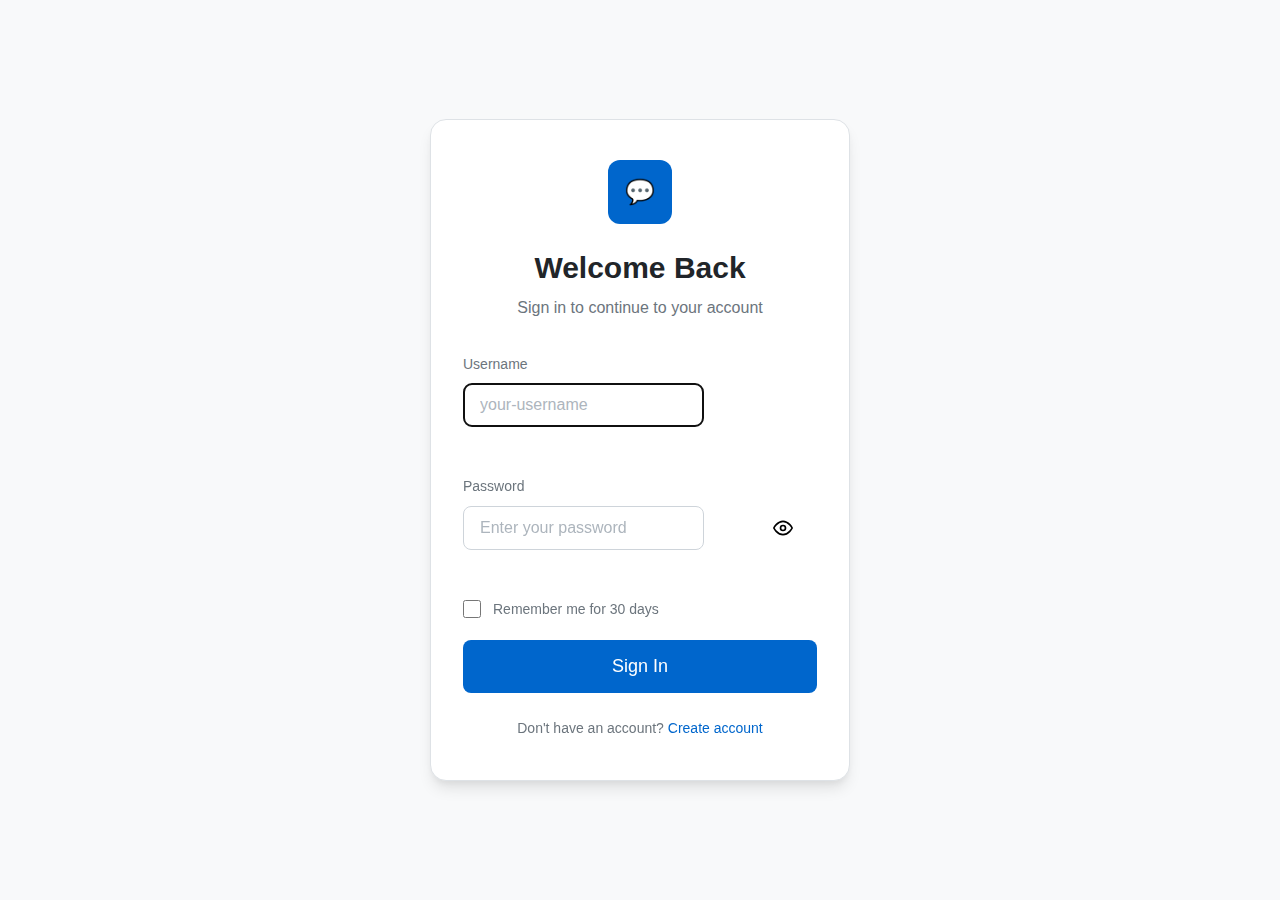
<file: frontend/index.html>
<!doctype html>
<html lang="en">
  <head>
    <meta charset="UTF-8" />
    <meta name="viewport" content="width=device-width, initial-scale=1.0" />
    <title>Sign In - Chat App</title>
    <meta
      name="description"
      content="Sign in to your Chat App account to send messages, connect with friends, and stay in touch."
    />

    <!-- Primary CSS -->
    <link rel="stylesheet" href="static/css/var.css" fetchpriority="high" />
    <link
      rel="stylesheet"
      href="static/css/base/base.light.css"
      fetchpriority="high"
      data-theme-mod="base"
      data-theme-variant="light"
    />
    <link
      rel="stylesheet"
      href="static/css/auth/auth.light.css"
      fetchpriority="high"
      data-theme-mod="auth"
      data-theme-variant="light"
    />

    <!-- Synchronous theme detection — runs before render to avoid flash -->
    <script>
      (function () {
        var t =
          localStorage.getItem("theme") ||
          (matchMedia("(prefers-color-scheme: dark)").matches
            ? "dark"
            : "light");
        document.documentElement.setAttribute("data-theme", t);
        if (t === "dark") {
          ["base", "auth"].forEach(function (m) {
            var l = document.createElement("link");
            l.rel = "stylesheet";
            l.href = "static/css/" + m + "/" + m + ".dark.css";
            l.fetchPriority = "high";
            l.dataset.themeMod = m;
            l.dataset.themeVariant = "dark";
            document.head.appendChild(l);
          });
        }
        var ld = function (v) {
          var e = document.getElementById("loading");
          if (e) e.style.display = v;
        };
        window.addEventListener("beforeunload", function () {
          ld("flex");
        });
        window.addEventListener("load", function () {
          ld("none");
        });
        window.addEventListener("pageshow", function (e) {
          if (e.persisted) ld("none");
        });
      })();
    </script>

    <!-- Preloads -->
    <link rel="preload" href="static/js/utils/theme.manager.js" as="script" />
    <link
      rel="preload"
      href="static/js/utils/error.interceptor.js"
      as="script"
    />
    <link
      rel="preload"
      href="static/js/config/platform.config.js"
      as="script"
    />
    <link rel="preload" href="static/js/utils/utils.js" as="script" />
    <link rel="preload" href="static/js/auth/auth.password.js" as="script" />
    <link
      rel="preload"
      href="static/js/utils/error.interceptor.js"
      as="script"
    />
    <link rel="preload" href="non-static/auth/auth.login.js" as="script" />
    <link rel="preload" href="non-static/auth/auth.init.js" as="script" />

    <!-- Scripts (deferred — execute after HTML is parsed, in order) -->
    <script defer src="static/js/utils/error.interceptor.js"></script>
    <script defer src="static/js/utils/theme.manager.js"></script>
    <script defer src="static/js/config/platform.config.js"></script>
    <script defer src="static/js/utils/utils.js"></script>
    <script defer src="static/js/auth/auth.password.js"></script>
    <script defer src="non-static/auth/auth.login.js"></script>
    <script defer src="non-static/auth/auth.init.js"></script>
  </head>
  <body>
    <div id="loading">Loading...</div>

    <div class="auth-page">
      <div class="auth-container">
        <div class="auth-card">
          <div class="auth-header">
            <div class="auth-logo">💬</div>
            <h1 class="auth-title">Welcome Back</h1>
            <p class="auth-subtitle">Sign in to continue to your account</p>
          </div>

          <form id="loginForm" class="auth-form" novalidate>
            <div class="form-group">
              <label class="form-label" for="username">Username</label>
              <input
                type="text"
                id="username"
                name="username"
                class="form-input"
                placeholder="your-username"
                required
                autocomplete="username"
                autofocus
              />
              <div class="form-error" id="usernameError"></div>
            </div>

            <div class="form-group">
              <label class="form-label" for="password">Password</label>
              <div class="password-input-wrapper">
                <input
                  type="password"
                  id="password"
                  name="password"
                  class="form-input"
                  placeholder="Enter your password"
                  required
                  autocomplete="current-password"
                />
                <button
                  type="button"
                  class="password-toggle"
                  aria-label="Toggle password visibility"
                >
                  <img
                    src="static/icons/icons/eye.svg"
                    alt=""
                    width="20"
                    height="20"
                  />
                </button>
              </div>
              <div class="form-error" id="passwordError"></div>
            </div>

            <label class="form-checkbox">
              <input type="checkbox" name="remember" class="checkbox-input" />
              <span class="checkbox-label">Remember me for 30 days</span>
            </label>

            <button type="submit" class="btn btn-primary btn-block btn-lg">
              Sign In
            </button>
          </form>

          <div class="auth-link-text">
            Don't have an account? <a href="/register">Create account</a>
          </div>
        </div>
      </div>
    </div>
  </body>
</html>
</file>
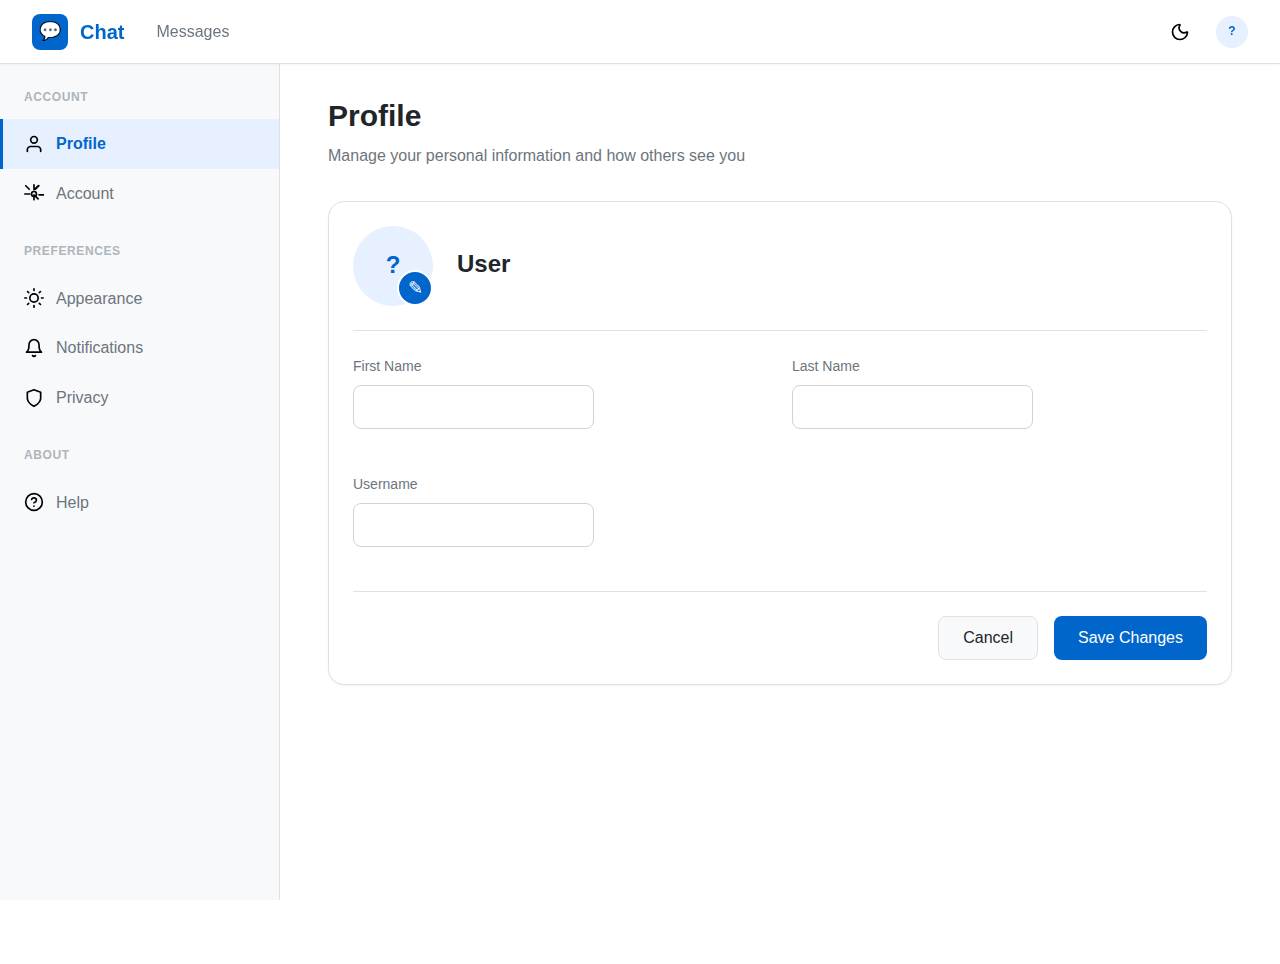
<file: frontend/settings.html>
<!doctype html>
<html lang="en">
  <head>
    <meta charset="UTF-8" />
    <meta name="viewport" content="width=device-width, initial-scale=1.0" />
    <title>Settings - Chat App</title>
    <meta
      name="description"
      content="Manage your Chat App profile, account security, appearance, notifications, and privacy settings."
    />

    <!-- Primary CSS -->
    <link rel="stylesheet" href="static/css/var.css" fetchpriority="high" />
    <link
      rel="stylesheet"
      href="static/css/base/base.light.css"
      fetchpriority="high"
      data-theme-mod="base"
      data-theme-variant="light"
    />
    <link
      rel="stylesheet"
      href="static/css/chat/chat.light.css"
      fetchpriority="high"
      data-theme-mod="chat"
      data-theme-variant="light"
    />
    <link
      rel="stylesheet"
      href="static/css/settings/settings.light.css"
      fetchpriority="high"
      data-theme-mod="settings"
      data-theme-variant="light"
    />

    <!-- Synchronous theme detection — runs before render to avoid flash -->
    <script>
      (function () {
        var t =
          localStorage.getItem("theme") ||
          (matchMedia("(prefers-color-scheme: dark)").matches
            ? "dark"
            : "light");
        document.documentElement.setAttribute("data-theme", t);
        if (t === "dark") {
          ["base", "chat", "settings"].forEach(function (m) {
            var l = document.createElement("link");
            l.rel = "stylesheet";
            l.href = "static/css/" + m + "/" + m + ".dark.css";
            l.fetchPriority = "high";
            l.dataset.themeMod = m;
            l.dataset.themeVariant = "dark";
            document.head.appendChild(l);
          });
        }
        var ld = function (v) {
          var e = document.getElementById("loading");
          if (e) e.style.display = v;
        };
        window.addEventListener("beforeunload", function () {
          ld("flex");
        });
        window.addEventListener("load", function () {
          ld("none");
        });
        window.addEventListener("pageshow", function (e) {
          if (e.persisted) ld("none");
        });
      })();
    </script>

    <!-- Preloads -->
    <link rel="preload" href="static/js/utils/theme.manager.js" as="script" />
    <link
      rel="preload"
      href="static/js/config/platform.config.js"
      as="script"
    />
    <link rel="preload" href="static/js/utils/utils.js" as="script" />
    <link
      rel="preload"
      href="static/js/utils/error.interceptor.js"
      as="script"
    />
    <link
      rel="preload"
      href="non-static/settings/settings.nav.js"
      as="script"
    />
    <link
      rel="preload"
      href="non-static/settings/settings.profile.js"
      as="script"
    />
    <link
      rel="preload"
      href="non-static/settings/settings.account.js"
      as="script"
    />
    <link
      rel="preload"
      href="non-static/settings/settings.preferences.js"
      as="script"
    />
    <link
      rel="preload"
      href="non-static/settings/settings.init.js"
      as="script"
    />

    <!-- Scripts (deferred — execute after HTML is parsed, in order) -->
    <script defer src="static/js/utils/theme.manager.js"></script>
    <script defer src="static/js/config/platform.config.js"></script>
    <script defer src="static/js/utils/utils.js"></script>
    <script defer src="non-static/settings/settings.nav.js"></script>
    <script defer src="non-static/settings/settings.profile.js"></script>
    <script defer src="non-static/settings/settings.account.js"></script>
    <script defer src="non-static/settings/settings.preferences.js"></script>
    <script defer src="non-static/settings/settings.init.js"></script>
  </head>
  <body>
    <div id="loading">Loading...</div>

    <nav class="navbar">
      <a href="/chat" class="navbar-brand">
        <div class="navbar-logo">💬</div>
        <span>Chat</span>
      </a>
      <div class="navbar-menu">
        <a href="/chat">Messages</a>
      </div>
      <div class="navbar-end">
        <button
          class="btn btn-ghost btn-icon"
          id="themeToggle"
          title="Toggle theme"
        >
          <img
            src="static/icons/icons/sun.svg"
            alt="Toggle theme"
            width="20"
            height="20"
          />
        </button>
        <a
          href="/settings"
          class="avatar avatar-sm active"
          title="Settings"
          style="position: relative; overflow: hidden"
        >
          <span id="userInitials"></span>
          <img
            id="userAvatarImg"
            style="
              display: none;
              position: absolute;
              inset: 0;
              width: 100%;
              height: 100%;
              object-fit: cover;
              border-radius: inherit;
            "
            alt="Your avatar"
          />
        </a>
      </div>
    </nav>

    <div class="settings-layout">
      <!-- ── Sidebar navigation ── -->
      <div class="settings-sidebar">
        <span class="settings-section-title">Account</span>
        <a
          href="#profile"
          class="settings-nav-item active"
          data-tab="profileTab"
        >
          <img
            src="static/icons/icons/user.svg"
            alt=""
            width="20"
            height="20"
          />
          <span>Profile</span>
        </a>
        <a href="#account" class="settings-nav-item" data-tab="accountTab">
          <img
            src="static/icons/icons/settings.svg"
            alt=""
            width="20"
            height="20"
          />
          <span>Account</span>
        </a>

        <span class="settings-section-title">Preferences</span>
        <a
          href="#appearance"
          class="settings-nav-item"
          data-tab="appearanceTab"
        >
          <img src="static/icons/icons/sun.svg" alt="" width="20" height="20" />
          <span>Appearance</span>
        </a>
        <a
          href="#notifications"
          class="settings-nav-item"
          data-tab="notificationsTab"
        >
          <img
            src="static/icons/icons/bell.svg"
            alt=""
            width="20"
            height="20"
          />
          <span>Notifications</span>
        </a>
        <a href="#privacy" class="settings-nav-item" data-tab="privacyTab">
          <img
            src="static/icons/icons/shield.svg"
            alt=""
            width="20"
            height="20"
          />
          <span>Privacy</span>
        </a>

        <span class="settings-section-title">About</span>
        <a href="#help" class="settings-nav-item" data-tab="helpTab">
          <img
            src="static/icons/icons/help-circle.svg"
            alt=""
            width="20"
            height="20"
          />
          <span>Help</span>
        </a>
      </div>

      <!-- ── Tab panels ── -->
      <div class="settings-content">
        <!-- Profile tab -->
        <div id="profileTab" class="settings-tab active">
          <div class="page-header">
            <h1>Profile</h1>
            <p>Manage your personal information and how others see you</p>
          </div>

          <div class="settings-section">
            <div class="profile-header">
              <div class="profile-avatar-wrapper">
                <div
                  class="avatar avatar-xl"
                  id="profileAvatar"
                  style="position: relative; overflow: hidden"
                >
                  <!-- content set by settings.profile.js (initials or img) -->
                </div>
                <button
                  class="avatar-edit-btn"
                  id="avatarEditBtn"
                  title="Change photo"
                >
                  ✎
                </button>
                <!-- Hidden file input — triggered by avatarEditBtn -->
                <input
                  id="avatarFileInput"
                  type="file"
                  accept="image/jpeg,image/png,image/gif,image/webp"
                  style="display: none"
                />
              </div>
              <!-- Upload status message -->
              <span
                id="avatarUploadStatus"
                style="
                  display: none;
                  font-size: var(--text-sm);
                  margin-top: var(--space-1);
                "
              ></span>
              <div class="profile-info">
                <h2 id="profileName">User Name</h2>
                <p id="profileEmail"></p>
              </div>
            </div>

            <form class="settings-form" id="profileForm">
              <div class="form-row">
                <div class="form-group">
                  <label class="form-label" for="firstName">First Name</label>
                  <input
                    type="text"
                    id="firstName"
                    name="firstName"
                    class="form-input"
                  />
                </div>
                <div class="form-group">
                  <label class="form-label" for="lastName">Last Name</label>
                  <input
                    type="text"
                    id="lastName"
                    name="lastName"
                    class="form-input"
                  />
                </div>
              </div>
              <div class="form-group">
                <label class="form-label" for="username">Username</label>
                <input
                  type="text"
                  id="username"
                  name="username"
                  class="form-input"
                />
              </div>
              <div class="form-actions">
                <button
                  type="button"
                  id="cancelProfileBtn"
                  class="btn btn-secondary"
                >
                  Cancel
                </button>
                <button
                  type="submit"
                  id="saveProfileBtn"
                  class="btn btn-primary"
                  disabled
                >
                  Save Changes
                </button>
              </div>
              <span
                id="profile-feedback"
                class="form-feedback"
                style="display: none"
              ></span>
            </form>
          </div>
        </div>

        <!-- Account tab -->
        <div id="accountTab" class="settings-tab">
          <div class="page-header">
            <h1>Account</h1>
            <p>Manage your account security and credentials</p>
          </div>

          <div class="settings-section">
            <div class="section-header">
              <h2>Email Address</h2>
              <p>The email associated with your account</p>
            </div>
            <div class="form-group">
              <label class="form-label" for="accountEmail">Email</label>
              <input
                type="email"
                id="accountEmail"
                name="email"
                class="form-input"
                readonly
              />
            </div>
          </div>

          <div class="settings-section">
            <div class="section-header">
              <h2>Password</h2>
              <p>Change your account password</p>
            </div>
            <div class="form-group">
              <label class="form-label" for="currentPassword"
                >Current Password</label
              >
              <input
                type="password"
                id="currentPassword"
                class="form-input"
                autocomplete="current-password"
              />
            </div>
            <div class="form-group">
              <label class="form-label" for="newPassword">New Password</label>
              <input
                type="password"
                id="newPassword"
                class="form-input"
                autocomplete="new-password"
              />
            </div>
            <div class="form-group">
              <label class="form-label" for="confirmPassword"
                >Confirm New Password</label
              >
              <input
                type="password"
                id="confirmPassword"
                class="form-input"
                autocomplete="new-password"
              />
            </div>
            <button class="btn btn-secondary" id="changePasswordBtn">
              Update Password
            </button>
            <span
              id="password-feedback"
              class="form-feedback"
              style="display: none"
            ></span>
          </div>

          <div class="settings-section danger-zone">
            <div class="section-header">
              <h2>Danger Zone</h2>
              <p>Permanent and irreversible actions</p>
            </div>
            <div class="danger-actions">
              <div class="form-group">
                <label class="form-label" for="deleteEmailConfirm">
                  Type your email address to confirm
                </label>
                <input
                  type="email"
                  id="deleteEmailConfirm"
                  class="form-input"
                  placeholder="you@example.com"
                  autocomplete="off"
                />
              </div>
              <button class="btn btn-danger" id="deleteAccountBtn">
                Delete Account
              </button>
              <span
                id="delete-feedback"
                class="form-feedback"
                style="display: none"
              ></span>
            </div>
          </div>
        </div>

        <!-- Appearance tab -->
        <div id="appearanceTab" class="settings-tab">
          <div class="page-header">
            <h1>Appearance</h1>
            <p>Choose how the app looks</p>
          </div>

          <div class="settings-section">
            <div class="section-header">
              <h2>Theme</h2>
              <p>Select a colour scheme</p>
            </div>
            <div class="theme-grid">
              <label class="theme-preview light">
                <input
                  type="radio"
                  name="theme"
                  value="light"
                  id="lightTheme"
                />
                <div class="theme-preview-content">
                  <span class="theme-label">Light</span>
                </div>
              </label>
              <label class="theme-preview dark">
                <input type="radio" name="theme" value="dark" id="darkTheme" />
                <div class="theme-preview-content">
                  <span class="theme-label">Dark</span>
                </div>
              </label>
            </div>
          </div>
        </div>

        <!-- Notifications tab -->
        <div id="notificationsTab" class="settings-tab">
          <div class="page-header">
            <h1>Notifications</h1>
            <p>Control how and when you are notified</p>
          </div>

          <div class="settings-section">
            <div class="setting-option">
              <div class="option-info">
                <h3>Push Notifications</h3>
                <p>Receive notifications for new messages</p>
              </div>
              <label class="toggle">
                <input
                  type="checkbox"
                  class="toggle-input"
                  id="pushNotifications"
                />
                <span class="toggle-slider"></span>
              </label>
            </div>
            <div class="setting-option">
              <div class="option-info">
                <h3>Notification Sound</h3>
                <p>Play a sound when a message arrives</p>
              </div>
              <label class="toggle">
                <input
                  type="checkbox"
                  class="toggle-input"
                  id="notificationSound"
                />
                <span class="toggle-slider"></span>
              </label>
            </div>
          </div>
        </div>

        <!-- Privacy tab -->
        <div id="privacyTab" class="settings-tab">
          <div class="page-header">
            <h1>Privacy</h1>
            <p>Control what others can see about you</p>
          </div>

          <div class="settings-section">
            <div class="setting-option">
              <div class="option-info">
                <h3>Show Last Seen</h3>
                <p>Let others see when you were last active</p>
              </div>
              <label class="toggle">
                <input type="checkbox" class="toggle-input" id="showLastSeen" />
                <span class="toggle-slider"></span>
              </label>
            </div>
            <div class="setting-option">
              <div class="option-info">
                <h3>Show Profile Photo</h3>
                <p>Allow others to see your avatar</p>
              </div>
              <label class="toggle">
                <input
                  type="checkbox"
                  class="toggle-input"
                  id="showProfilePhoto"
                />
                <span class="toggle-slider"></span>
              </label>
            </div>
          </div>
        </div>

        <!-- Help tab -->
        <div id="helpTab" class="settings-tab">
          <div class="page-header">
            <h1>Help</h1>
            <p>App information and support resources</p>
          </div>

          <div class="settings-section">
            <div class="section-header">
              <h2>About</h2>
            </div>
            <div class="form-group">
              <label class="form-label">Version</label>
              <p style="font-size: var(--text-sm); color: var(--fg-secondary)">
                1.0.0
              </p>
            </div>
            <div class="form-group">
              <label class="form-label">Platform</label>
              <p
                id="platformInfo"
                style="font-size: var(--text-sm); color: var(--fg-secondary)"
              >
                Web
              </p>
            </div>
          </div>
        </div>
      </div>
    </div>
    <template id="__error_template__">
      <div id="__error_overlay__">
        <div class="__err_backdrop__">
          <div class="__err_card__">
            <div class="__err_icon__"></div>
            <div class="__err_code__"></div>
            <h1 class="__err_title__"></h1>
            <p class="__err_subtitle__"></p>
            <p class="__err_hint__"></p>
            <div class="__err_actions__">
              <button
                class="__err_btn__ __err_btn_primary__"
                id="__err_primary_btn__"
              ></button>
              <button
                class="__err_btn__ __err_btn_ghost__"
                id="__err_back_btn__"
              >
                ← Go Back
              </button>
            </div>
          </div>
        </div>
      </div>
    </template>
    <script defer src="static/js/utils/error.interceptor.js"></script>
  </body>
</html>
</file>
<file: frontend/static/css/var.css>
/**
 * Core CSS Variables
 * Shared constants across all themes
 */

:root {
  /* Typography */
  --font-sans:
    -apple-system, BlinkMacSystemFont, "Segoe UI", "Roboto", "Helvetica Neue",
    Arial, sans-serif;
  --font-mono:
    "SF Mono", "Monaco", "Fira Code", "Fira Mono", "Roboto Mono", monospace;

  /* Font Sizes */
  --text-xs: 0.75rem; /* 12px */
  --text-sm: 0.875rem; /* 14px */
  --text-base: 1rem; /* 16px */
  --text-lg: 1.125rem; /* 18px */
  --text-xl: 1.25rem; /* 20px */
  --text-2xl: 1.5rem; /* 24px */
  --text-3xl: 1.875rem; /* 30px */
  --text-4xl: 2.25rem; /* 36px */

  /* Spacing */
  --space-1: 0.25rem; /* 4px */
  --space-2: 0.5rem; /* 8px */
  --space-3: 0.75rem; /* 12px */
  --space-4: 1rem; /* 16px */
  --space-5: 1.25rem; /* 20px */
  --space-6: 1.5rem; /* 24px */
  --space-8: 2rem; /* 32px */
  --space-10: 2.5rem; /* 40px */
  --space-12: 3rem; /* 48px */
  --space-16: 4rem; /* 64px */

  /* Border Radius */
  --radius-sm: 4px;
  --radius-md: 8px;
  --radius-lg: 12px;
  --radius-xl: 16px;
  --radius-2xl: 24px;
  --radius-full: 9999px;

  /* Shadows */
  --shadow-sm: 0 1px 2px 0 rgb(0 0 0 / 0.05);
  --shadow-md:
    0 4px 6px -1px rgb(0 0 0 / 0.1), 0 2px 4px -1px rgb(0 0 0 / 0.06);
  --shadow-lg:
    0 10px 15px -3px rgb(0 0 0 / 0.1), 0 4px 6px -2px rgb(0 0 0 / 0.05);
  --shadow-xl:
    0 20px 25px -5px rgb(0 0 0 / 0.1), 0 10px 10px -5px rgb(0 0 0 / 0.04);

  /* Transitions */
  --transition-fast: 150ms cubic-bezier(0.4, 0, 0.2, 1);
  --transition-base: 200ms cubic-bezier(0.4, 0, 0.2, 1);
  --transition-slow: 300ms cubic-bezier(0.4, 0, 0.2, 1);

  /* Z-Index */
  --z-dropdown: 1000;
  --z-sticky: 1020;
  --z-fixed: 1030;
  --z-modal-backdrop: 1040;
  --z-modal: 1050;
  --z-popover: 1060;
  --z-tooltip: 1070;

  /* Breakpoints (for reference in JS) */
  --breakpoint-sm: 640px;
  --breakpoint-md: 768px;
  --breakpoint-lg: 1024px;
  --breakpoint-xl: 1280px;
  --breakpoint-2xl: 1536px;

  /* Layout */
  --navbar-height: 64px;
  --sidebar-width: 260px;
  --sidebar-width-collapsed: 60px;

  /* Animation Durations */
  --duration-fast: 150ms;
  --duration-base: 200ms;
  --duration-slow: 300ms;
  --duration-slower: 500ms;
}

/* Mobile Adjustments */
@media (max-width: 768px) {
  :root {
    --navbar-height: 56px;
    --sidebar-width: 200px;
  }
}
</file>
<file: frontend/static/css/base/base.light.css>
:root[data-theme="light"] {
  --bg-primary: #fff;
  --bg-secondary: #f8f9fa;
  --bg-tertiary: #e9ecef;
  --bg-elevated: #fff;
  --fg-primary: #212529;
  --fg-secondary: #6c757d;
  --fg-tertiary: #adb5bd;
  --fg-muted: #dee2e6;
  --accent: #06c;
  --accent-hover: #0052a3;
  --accent-light: #e6f0ff;
  --accent-dark: #004080;
  --success: #28a745;
  --success-light: #d4edda;
  --danger: #dc3545;
  --danger-light: #f8d7da;
  --warning: #ffc107;
  --warning-light: #fff3cd;
  --info: #17a2b8;
  --info-light: #d1ecf1;
  --border: #dee2e6;
  --border-light: #e9ecef;
  --border-dark: #adb5bd;
  --hover: rgba(0, 0, 0, 0.05);
  --active: rgba(0, 0, 0, 0.1);
  --focus-ring: rgba(0, 102, 204, 0.25);
  --input-bg: #fff;
  --input-border: #ced4da;
  --input-focus-border: var(--accent);
  --button-primary-bg: var(--accent);
  --button-primary-color: #fff;
  --button-primary-hover: var(--accent-hover);
  --card-bg: #fff;
  --card-border: var(--border);
  --card-shadow: var(--shadow-sm);
  --overlay: rgba(0, 0, 0, 0.5);
  --backdrop: rgba(0, 0, 0, 0.25);
}
*,
*::before,
*::after {
  box-sizing: border-box;
  margin: 0;
  padding: 0;
}
html {
  font-size: 16px;
  scroll-behavior: smooth;
  -webkit-font-smoothing: antialiased;
  -moz-osx-font-smoothing: grayscale;
}
body {
  font-family: var(--font-sans);
  background: var(--bg-primary);
  color: var(--fg-primary);
  line-height: 1.6;
  min-height: 100vh;
}
h1,
h2,
h3,
h4,
h5,
h6 {
  font-weight: 600;
  line-height: 1.3;
  color: var(--fg-primary);
}
h1 {
  font-size: var(--text-4xl);
}
h2 {
  font-size: var(--text-3xl);
}
h3 {
  font-size: var(--text-2xl);
}
h4 {
  font-size: var(--text-xl);
}
h5 {
  font-size: var(--text-lg);
}
h6 {
  font-size: var(--text-base);
}
p {
  margin-bottom: var(--space-4);
}
a {
  color: var(--accent);
  text-decoration: none;
  transition: color var(--transition-fast);
}
a : hover {
  color: var(--accent-hover);
}
img {
  max-width: 100 %;
  display: block;
  height: auto;
}
.form-group {
  margin-bottom: var(--space-5);
}
.form-label {
  display: block;
  font-size: var(--text-sm);
  font-weight: 500;
  color: var(--fg-secondary);
  margin-bottom: var(--space-2);
}
.form-input,
.form-textarea,
.form-select {
  width: 100 %;
  padding: var(--space-3) var(--space-4);
  font-family: var(--font-sans);
  font-size: var(--text-base);
  background: var(--input-bg);
  border: 1px solid var(--input-border);
  border-radius: var(--radius-md);
  color: var(--fg-primary);
  transition: all var(--transition-fast);
}
.form-input : hover, .form-textarea : hover, .form-select : hover {
  border-color: var(--border-dark);
}
.form-input : focus, .form-textarea : focus, .form-select : focus {
  outline: none;
  border-color: var(--input-focus-border);
  box-shadow: 0 0 0 3px var(--focus-ring);
}
.form-input::placeholder,
.form-textarea::placeholder {
  color: var(--fg-tertiary);
}
.form-textarea {
  resize: vertical;
  min-height: 100px;
}
.form-hint {
  font-size: var(--text-xs);
  color: var(--fg-tertiary);
  margin-top: var(--space-2);
}
.form-error {
  font-size: var(--text-xs);
  color: var(--danger);
  margin-top: var(--space-2);
}
.btn {
  display: inline-flex;
  align-items: center;
  justify-content: center;
  gap: var(--space-2);
  padding: var(--space-3) var(--space-6);
  font-family: var(--font-sans);
  font-size: var(--text-base);
  font-weight: 500;
  border: none;
  border-radius: var(--radius-md);
  cursor: pointer;
  transition: all var(--transition-fast);
  text-decoration: none;
}
.btn : focus-visible {
  outline: 2px solid var(--accent);
  outline-offset: 2px;
}
.btn : disabled {
  opacity: 0.5;
  cursor: not-allowed;
}
.btn-primary {
  background: var(--button-primary-bg);
  color: var(--button-primary-color);
}
.btn-primary : hover : not( : disabled) {
  background: var(--button-primary-hover);
  box-shadow: var(--shadow-md);
}
.btn-secondary {
  background: var(--bg-secondary);
  color: var(--fg-primary);
  border: 1px solid var(--border);
}
.btn-secondary : hover : not( : disabled) {
  background: var(--bg-tertiary);
}
.btn-ghost {
  background: transparent;
  color: var(--fg-secondary);
}
.btn-ghost : hover : not( : disabled) {
  background: var(--hover);
  color: var(--fg-primary);
}
.btn-danger {
  background: var(--danger);
  color: #fff;
}
.btn-danger : hover : not( : disabled) {
  background: #c82333;
}
.btn-sm {
  padding: var(--space-2) var(--space-4);
  font-size: var(--text-sm);
}
.btn-lg {
  padding: var(--space-4) var(--space-8);
  font-size: var(--text-lg);
}
.btn-block {
  width: 100 %;
}
.btn-icon {
  width: 40px;
  height: 40px;
  padding: 0;
  border-radius: var(--radius-md);
}
.card {
  background: var(--card-bg);
  border: 1px solid var(--card-border);
  border-radius: var(--radius-lg);
  overflow: hidden;
  box-shadow: var(--card-shadow);
}
.card-header {
  padding: var(--space-5) var(--space-6);
  border-bottom: 1px solid var(--border);
}
.card-body {
  padding: var(--space-6);
}
.card-footer {
  padding: var(--space-4) var(--space-6);
  border-top: 1px solid var(--border);
  background: var(--bg-secondary);
}
.avatar {
  width: 40px;
  height: 40px;
  border-radius: var(--radius-full);
  object-fit: cover;
  background: var(--accent-light);
  display: flex;
  align-items: center;
  justify-content: center;
  font-weight: 600;
  font-size: var(--text-sm);
  flex-shrink: 0;
  color: var(--accent);
}
.avatar-sm {
  width: 32px;
  height: 32px;
  font-size: var(--text-xs);
}
.avatar-lg {
  width: 56px;
  height: 56px;
  font-size: var(--text-lg);
}
.avatar-xl {
  width: 80px;
  height: 80px;
  font-size: var(--text-2xl);
}
.badge {
  display: inline-flex;
  align-items: center;
  padding: var(--space-1) var(--space-3);
  font-size: var(--text-xs);
  font-weight: 500;
  border-radius: var(--radius-full);
  background: var(--bg-secondary);
  color: var(--fg-secondary);
}
.badge-primary {
  background: var(--accent-light);
  color: var(--accent);
}
.badge-success {
  background: var(--success-light);
  color: var(--success);
}
.badge-danger {
  background: var(--danger-light);
  color: var(--danger);
}
.text-secondary {
  color: var(--fg-secondary);
}
.text-tertiary {
  color: var(--fg-tertiary);
}
.text-accent {
  color: var(--accent);
}
.text-success {
  color: var(--success);
}
.text-danger {
  color: var(--danger);
}
.text-center {
  text-align: center;
}
.flex {
  display: flex;
}
.flex-col {
  flex-direction: column;
}
.items-center {
  align-items: center;
}
.justify-center {
  justify-content: center;
}
.justify-between {
  justify-content: space-between;
}
.gap-1 {
  gap: var(--space-1);
}
.gap-2 {
  gap: var(--space-2);
}
.gap-3 {
  gap: var(--space-3);
}
.gap-4 {
  gap: var(--space-4);
}
.w-full {
  width: 100 %;
}
.h-full {
  height: 100 %;
}
.mx-auto {
  margin-left: auto;
  margin-right: auto;
}
.sr-only {
  position: absolute;
  width: 1px;
  height: 1px;
  padding: 0;
  margin: -1px;
  overflow: hidden;
  clip: rect(0, 0, 0, 0);
  border: 0;
}
@keyframes fadeIn {
  from {
    opacity: 0;
  }
  to {
    opacity: 1;
  }
}
@keyframes slideUp {
  from {
    opacity: 0;
    transform: translateY(10px);
  }
  to {
    opacity: 1;
    transform: translateY(0);
  }
}
@keyframes spin {
  from {
    transform: rotate(0deg);
  }
  to {
    transform: rotate(360deg);
  }
}
.animate-fade-in {
  animation: fadeIn var(--duration-base) ease-out;
}
.animate-slide-up {
  animation: slideUp var(--duration-base) ease-out;
}
.animate-spin {
  animation: spin 1s linear infinite;
}
::-webkit-scrollbar {
  width: 8px;
  height: 8px;
}
::-webkit-scrollbar-track {
  background: var(--bg-secondary);
}
::-webkit-scrollbar-thumb {
  background: var(--border);
  border-radius: var(--radius-sm);
}
::-webkit-scrollbar-thumb : hover {
  background: var(--border-dark);
}
@media (prefers-reduced-motion: reduce) {
  *,
  *::before,
  *::after {
    animation-duration: 0.01ms !important;
    transition-duration: 0.01ms !important;
  }
}
</file>
<file: frontend/static/css/auth/auth.light.css>
/**
 * Auth Light Theme
 * Authentication pages styling in light mode
 */

:root[data-theme="light"] {
    --auth-bg: #f8f9fa;
    --auth-card-bg: #ffffff;
    --auth-logo-bg: var(--accent);
    --auth-input-bg: #ffffff;
}

/* ===== AUTH PAGE LAYOUT ===== */
.auth-page {
    min-height: 100vh;
    display: flex;
    align-items: center;
    justify-content: center;
    padding: var(--space-8) var(--space-6);
    background: var(--auth-bg);
}

.auth-container {
    width: 100%;
    max-width: 420px;
}

.auth-card {
    background: var(--auth-card-bg);
    border: 1px solid var(--border);
    border-radius: var(--radius-xl);
    padding: var(--space-10) var(--space-8);
    box-shadow: var(--shadow-lg);
}

/* ===== AUTH HEADER ===== */
.auth-header {
    text-align: center;
    margin-bottom: var(--space-8);
}

.auth-logo {
    display: inline-flex;
    align-items: center;
    justify-content: center;
    width: 64px;
    height: 64px;
    background: var(--auth-logo-bg);
    color: white;
    border-radius: var(--radius-lg);
    font-weight: 700;
    font-size: var(--text-2xl);
    margin-bottom: var(--space-6);
}

.auth-title {
    font-size: var(--text-3xl);
    margin-bottom: var(--space-2);
    color: var(--fg-primary);
}

.auth-subtitle {
    color: var(--fg-secondary);
    font-size: var(--text-base);
}

/* ===== AUTH FORM ===== */
.auth-form {
    display: flex;
    flex-direction: column;
    gap: var(--space-5);
    margin-bottom: var(--space-6);
}

/* Password Input Wrapper */
.password-input-wrapper {
    position: relative;
}

.password-toggle {
    position: absolute;
    right: var(--space-4);
    top: 50%;
    transform: translateY(-50%);
    background: none;
    border: none;
    color: var(--fg-tertiary);
    cursor: pointer;
    padding: var(--space-2);
    display: flex;
    align-items: center;
    justify-content: center;
    transition: color var(--transition-fast);
}

.password-toggle:hover {
    color: var(--fg-secondary);
}

/* ===== CHECKBOX ===== */
.form-checkbox {
    display: flex;
    align-items: center;
    gap: var(--space-3);
    cursor: pointer;
    user-select: none;
}

.checkbox-input {
    width: 18px;
    height: 18px;
    cursor: pointer;
    accent-color: var(--accent);
}

.checkbox-label {
    font-size: var(--text-sm);
    color: var(--fg-secondary);
    cursor: pointer;
}

.checkbox-label a {
    color: var(--accent);
    font-weight: 500;
}

/* ===== AUTH LINK ===== */
.auth-link-text {
    text-align: center;
    font-size: var(--text-sm);
    color: var(--fg-secondary);
}

.auth-link-text a {
    color: var(--accent);
    font-weight: 500;
    text-decoration: none;
}

.auth-link-text a:hover {
    text-decoration: underline;
}

/* ===== DIVIDER ===== */
.divider {
    display: flex;
    align-items: center;
    gap: var(--space-4);
    color: var(--fg-tertiary);
    margin: var(--space-6) 0;
}

.divider::before,
.divider::after {
    content: "";
    flex: 1;
    height: 1px;
    background: var(--border);
}

.divider-text {
    font-size: var(--text-xs);
    text-transform: uppercase;
    letter-spacing: 0.05em;
    font-weight: 500;
}

/* ===== SOCIAL AUTH ===== */
.social-buttons {
    display: grid;
    grid-template-columns: 1fr 1fr;
    gap: var(--space-4);
}

.social-btn {
    display: flex;
    align-items: center;
    justify-content: center;
    gap: var(--space-2);
    padding: var(--space-3) var(--space-5);
    background: var(--bg-secondary);
    border: 1px solid var(--border);
    border-radius: var(--radius-md);
    color: var(--fg-primary);
    cursor: pointer;
    font-size: var(--text-sm);
    font-weight: 500;
    transition: all var(--transition-fast);
}

.social-btn:hover {
    background: var(--bg-tertiary);
    border-color: var(--border-dark);
}

/* ===== PROGRESS STEPS ===== */

/*
 * Layout: steps-container uses a single flex row.
 * Each .step is a column (circle on top, label below).
 * Each .step-connector is a plain flex child that sits between two steps
 * and is aligned to the vertical centre of the circles via align-items on
 * the parent — no magic top offsets needed.
 */
.steps-container {
    display: flex;
    align-items: flex-start; /* align to top so labels don't affect connector height */
    justify-content: center;
    margin-bottom: var(--space-8);
}

.step {
    display: flex;
    flex-direction: column;
    align-items: center;
    gap: var(--space-2);
}

.step-circle {
    width: 40px;
    height: 40px;
    border-radius: var(--radius-full);
    background: var(--bg-secondary);
    border: 2px solid var(--border);
    display: flex;
    align-items: center;
    justify-content: center;
    font-weight: 600;
    font-size: var(--text-sm);
    color: var(--fg-tertiary);
    transition: all var(--transition-base);
    position: relative;
    z-index: 2;
    flex-shrink: 0;
}

.step.active.step-circle {
    background: var(--accent);
    border-color: var(--accent);
    color: white;
}

.step.completed.step-circle {
    background: var(--success);
    border-color: var(--success);
    color: white;
}

.step-label {
    font-size: var(--text-xs);
    color: var(--fg-tertiary);
    font-weight: 500;
    white-space: nowrap;
}

.step.active.step-label {
    color: var(--accent);
    font-weight: 600;
}

/* The connector sits between two .step elements.
 * margin-top centres it against the 40px circle (40/2-1px line/2 = 19px). */
.step-connector {
    width: 48px;
    height: 2px;
    background: var(--border);
    margin-top: 19px; /* vertically centres the line with the circles */
    flex-shrink: 0;
    transition: background var(--transition-base);
    z-index: 1;
}

.step.completed + .step-connector {
    background: var(--accent);
}

/* ===== FORM STEPS ===== */
.form-step {
    display: none;
    animation: slideUp var(--duration-base) ease-out;
}

.form-step.active {
    display: block;
}

/* ===== AVATAR UPLOAD ===== */
.avatar-upload {
    display: flex;
    flex-direction: column;
    align-items: center;
    gap: var(--space-4);
    margin: var(--space-6) 0;
}

.avatar-preview {
    width: 96px;
    height: 96px;
    border-radius: var(--radius-full);
    background: var(--bg-secondary);
    border: 3px dashed var(--border);
    display: flex;
    align-items: center;
    justify-content: center;
    color: var(--fg-tertiary);
    font-size: var(--text-4xl);
    overflow: hidden;
    cursor: pointer;
    transition: all var(--transition-base);
}

.avatar-preview:hover {
    border-color: var(--accent);
    background: var(--accent-light);
}

.avatar-preview img {
    width: 100%;
    height: 100%;
    object-fit: cover;
}

.avatar-input {
    display: none;
}

/* ===== PASSWORD STRENGTH ===== */
.password-strength {
    margin-top: var(--space-3);
}

.strength-bar {
    height: 4px;
    background: var(--bg-secondary);
    border-radius: var(--radius-sm);
    overflow: hidden;
    margin-bottom: var(--space-2);
}

.strength-fill {
    height: 100%;
    width: 0;
    border-radius: var(--radius-sm);
    transition: all var(--transition-base);
}

.strength-fill.weak {
    width: 33%;
    background: var(--danger);
}

.strength-fill.fair {
    width: 66%;
    background: var(--warning);
}

.strength-fill.strong {
    width: 100%;
    background: var(--success);
}

.strength-text {
    font-size: var(--text-xs);
    color: var(--fg-tertiary);
}

/* ===== FORM ACTIONS ===== */
.form-actions {
    display: flex;
    gap: var(--space-4);
    margin-top: var(--space-4);
}

.form-actions.btn {
    flex: 1;
}

/* ===== RESPONSIVE ===== */
@media (max-width: 480px) {
    .auth-card {
        padding: var(--space-8) var(--space-6);
    }

    .auth-title {
        font-size: var(--text-2xl);
    }

    .social-buttons {
        grid-template-columns: 1fr;
    }

    .step-label {
        display: none;
    }

    .step-connector {
        width: 24px;
    }
}

/* ===== STRENGTH HINTS ===== */
.strength-hints {
    display: flex;
    flex-wrap: wrap;
    gap: var(--space-1) var(--space-3);
    margin-top: var(--space-2);
}

.strength-hint-item {
    font-size: var(--text-xs);
    color: var(--danger);
}
</file>
<file: frontend/static/css/chat/chat.light.css>
/**
 * Chat Light Theme
 * Chat interface styling in light mode
 */

:root[data-theme="light"] {
  --chat-sidebar-bg: #f8f9fa;
  --chat-message-received-bg: #e9ecef;
  --chat-message-sent-bg: var(--accent);
  --chat-input-bg: #f8f9fa;
}

/* ===== CHAT LAYOUT ===== */
.chat-container {
  display: grid;
  grid-template-columns: 280px 1fr;
  height: calc(100vh - var(--navbar-height));
  margin-top: var(--navbar-height);
}

/* ===== NAVBAR ===== */
.navbar {
  position: fixed;
  top: 0;
  left: 0;
  right: 0;
  height: var(--navbar-height);
  background: var(--bg-primary);
  border-bottom: 1px solid var(--border);
  box-shadow: var(--shadow-sm);
  z-index: var(--z-fixed);
  display: flex;
  align-items: center;
  justify-content: space-between;
  padding: 0 var(--space-8);
}

.navbar-brand {
  display: flex;
  align-items: center;
  gap: var(--space-3);
  font-weight: 600;
  font-size: var(--text-xl);
  color: var(--accent);
  text-decoration: none;
}

.navbar-logo {
  width: 36px;
  height: 36px;
  display: flex;
  align-items: center;
  justify-content: center;
  background: var(--accent);
  color: white;
  border-radius: var(--radius-md);
  font-weight: 700;
  font-size: var(--text-lg);
}

.navbar-menu {
  display: flex;
  align-items: center;
  gap: var(--space-8);
  flex: 1;
  margin-left: var(--space-8);
}

.navbar-menu a {
  font-size: var(--text-base);
  color: var(--fg-secondary);
  transition: color var(--transition-fast);
  font-weight: 500;
}

.navbar-menu a.active,
.navbar-menu a:hover {
  color: var(--accent);
}

.navbar-end {
  display: flex;
  align-items: center;
  gap: var(--space-4);
  margin-left: auto;
}

/* ===== CONVERSATIONS PANEL ===== */
.conversations-panel {
  background: var(--chat-sidebar-bg);
  border-right: 1px solid var(--border);
  display: flex;
  flex-direction: column;
  overflow: hidden;
}

.panel-header {
  padding: var(--space-4);
  border-bottom: 1px solid var(--border);
}

.panel-header h2 {
  font-size: var(--text-lg);
  margin-bottom: var(--space-3);
}

.panel-actions {
  display: flex;
  gap: var(--space-2);
}

.search-box {
  flex: 1;
  position: relative;
}

.search-input {
  width: 100%;
  padding: var(--space-2) var(--space-3) var(--space-2) var(--space-10);
  background: var(--bg-primary);
  border: 1px solid var(--border);
  border-radius: var(--radius-md);
  color: var(--fg-primary);
  font-size: var(--text-sm);
}

.search-input:focus {
  outline: none;
  border-color: var(--accent);
}

.search-icon {
  position: absolute;
  left: var(--space-3);
  top: 50%;
  transform: translateY(-50%);
  color: var(--fg-tertiary);
  width: 16px;
  height: 16px;
}

.new-chat-btn {
  padding: var(--space-2) var(--space-3);
  background: var(--accent);
  color: white;
  border: none;
  border-radius: var(--radius-md);
  cursor: pointer;
  font-size: var(--text-lg);
  font-weight: 700;
  line-height: 1;
  transition: all var(--transition-fast);
  width: 36px;
  height: 36px;
  display: flex;
  align-items: center;
  justify-content: center;
}

.new-chat-btn:hover {
  background: var(--accent-hover);
}

.conversations-list {
  flex: 1;
  overflow-y: auto;
  padding: var(--space-2);
}

.conversation-item {
  display: flex;
  align-items: center;
  gap: var(--space-3);
  padding: var(--space-3);
  border-radius: var(--radius-md);
  cursor: pointer;
  transition: all var(--transition-fast);
  position: relative;
  margin-bottom: var(--space-1);
}

.conversation-item:hover {
  background: var(--bg-tertiary);
}

.conversation-item.active {
  background: var(--accent-light);
}

.conversation-item.unread {
  font-weight: 600;
}

.conversation-item.unread .conversation-name {
  font-weight: 600;
}

.conversation-content {
  flex: 1;
  min-width: 0;
}

.conversation-name {
  font-weight: 500;
  font-size: var(--text-base);
  color: var(--fg-primary);
  white-space: nowrap;
  overflow: hidden;
  text-overflow: ellipsis;
}

.conversation-preview {
  font-size: var(--text-sm);
  color: var(--fg-tertiary);
  white-space: nowrap;
  overflow: hidden;
  text-overflow: ellipsis;
}

.conversation-time {
  font-size: var(--text-xs);
  color: var(--fg-tertiary);
  flex-shrink: 0;
}

.unread-count {
  min-width: 20px;
  height: 20px;
  background: var(--danger);
  color: white;
  border-radius: var(--radius-full);
  font-size: var(--text-xs);
  font-weight: 600;
  display: flex;
  align-items: center;
  justify-content: center;
  padding: 0 var(--space-2);
  flex-shrink: 0;
}

/* ===== CHAT AREA ===== */
.chat-area {
  display: flex;
  flex-direction: column;
  background: var(--bg-primary);
  overflow: hidden;
  min-height: 0;
}

.chat-header {
  display: flex;
  align-items: center;
  justify-content: space-between;
  padding: var(--space-4) var(--space-6);
  border-bottom: 1px solid var(--border);
  background: var(--bg-primary);
}

.chat-info {
  display: flex;
  align-items: center;
  gap: var(--space-3);
}

.chat-details {
  display: flex;
  flex-direction: column;
}

.chat-name {
  font-weight: 600;
  font-size: var(--text-base);
  color: var(--fg-primary);
}

.chat-status {
  display: flex;
  align-items: center;
  gap: var(--space-2);
  font-size: var(--text-xs);
  color: var(--fg-tertiary);
}

.chat-actions {
  display: flex;
  gap: var(--space-2);
}

.chat-action-btn {
  width: 40px;
  height: 40px;
  padding: 0;
  background: transparent;
  border: none;
  border-radius: var(--radius-md);
  color: var(--fg-secondary);
  cursor: pointer;
  display: flex;
  align-items: center;
  justify-content: center;
  transition: all var(--transition-fast);
}

.chat-action-btn:hover {
  background: var(--hover);
  color: var(--fg-primary);
}

/* ===== MESSAGES ===== */
.messages-container {
  /* Fill the entire .chat-body and scroll independently */
  position: absolute;
  inset: 0;
  overflow-y: auto;
  overflow-x: hidden;
  padding: var(--space-6);
  display: flex;
  flex-direction: column-reverse;   /* newest message at top, older ones below */
  gap: var(--space-4);
  scroll-behavior: smooth;
}

.message {
  display: flex;
  gap: var(--space-3);
  max-width: 70%;
  animation: slideUp var(--duration-fast) ease-out;
}

.message.sent {
  align-self: flex-end;
  flex-direction: row-reverse;
}

.message-bubble {
  padding: var(--space-3) var(--space-4);
  border-radius: var(--radius-lg);
  line-height: 1.5;
  word-wrap: break-word;
  font-size: var(--text-base);
}

.message.received .message-bubble {
  background: var(--chat-message-received-bg);
  color: var(--fg-primary);
}

.message.sent .message-bubble {
  background: var(--chat-message-sent-bg);
  color: white;
}

.message-time {
  font-size: var(--text-xs);
  color: var(--fg-tertiary);
  align-self: flex-end;
  margin-top: var(--space-1);
}

/* ===== MESSAGE INPUT ===== */
.message-input-area {
  display: flex;
  align-items: flex-end;
  gap: var(--space-3);
  padding: var(--space-4) var(--space-6);
  background: var(--bg-primary);
  flex-shrink: 0;
}

.input-tools {
  display: flex;
  gap: var(--space-1);
}

.input-tool-btn {
  width: 40px;
  height: 40px;
  padding: 0;
  background: transparent;
  border: none;
  color: var(--fg-tertiary);
  cursor: pointer;
  display: flex;
  align-items: center;
  justify-content: center;
  border-radius: var(--radius-md);
  transition: all var(--transition-fast);
}

.input-tool-btn:hover {
  background: var(--hover);
  color: var(--fg-secondary);
}

.message-input-wrapper {
  flex: 1;
  display: flex;
  gap: var(--space-2);
}

.message-input {
  flex: 1;
  padding: var(--space-3) var(--space-4);
  background: var(--chat-input-bg);
  border: 1px solid var(--border);
  border-radius: var(--radius-lg);
  color: var(--fg-primary);
  font-size: var(--text-base);
  font-family: var(--font-sans);
  resize: none;
  max-height: 120px;
  transition: all var(--transition-fast);
  line-height: 1.5;
}

.message-input:focus {
  outline: none;
  border-color: var(--accent);
  box-shadow: 0 0 0 3px var(--focus-ring);
}

.message-input::placeholder {
  color: var(--fg-tertiary);
}

.send-btn {
  width: 44px;
  height: 44px;
  padding: 0;
  background: var(--accent);
  color: white;
  border: none;
  border-radius: var(--radius-lg);
  cursor: pointer;
  display: flex;
  align-items: center;
  justify-content: center;
  transition: all var(--transition-fast);
  flex-shrink: 0;
}

.send-btn:hover {
  background: var(--accent-hover);
}

.send-btn:disabled {
  opacity: 0.5;
  cursor: not-allowed;
}

/* ===== RESPONSIVE ===== */
@media (max-width: 1024px) {
  .chat-container {
    grid-template-columns: 240px 1fr;
  }
}

@media (max-width: 768px) {
  .chat-container {
    grid-template-columns: 1fr;
    margin-top: 56px;
    height: calc(100vh - 56px);
  }

  :root {
    --navbar-height: 56px;
  }

  .navbar {
    padding: 0 var(--space-4);
    height: 56px;
  }

  .navbar-menu {
    display: none;
  }

  .conversations-panel {
    display: none;
  }

  .message {
    max-width: 85%;
  }

  .chat-header {
    padding: var(--space-3) var(--space-4);
  }

  .messages-container {
    padding: var(--space-4);
  }

  .message-input-area {
    padding: var(--space-3) var(--space-4);
  }
}

/* ── Active chat view ── */
.active-chat-view {
  display: flex;
  flex: 1;
  flex-direction: column;
  height: 100%;
  min-height: 0;
  overflow: hidden;   /* clip — children manage their own scrolling */
}

/* ── Scrollable message viewport ── */
.chat-body {
  flex: 1;
  min-height: 0;      /* critical: allows the body to shrink below content height */
  overflow: hidden;
  position: relative;
}

/* ── Pinned bottom bar: typing indicator + input ── */
.chat-bottom-bar {
  flex-shrink: 0;     /* never compress — always fully visible */
  background: var(--bg-primary);
  z-index: 10;        /* always on top of the message scroll area */
}

/* ── Message send error banner ── */
.message-send-error {
  align-self: center;
  background: var(--danger-light);
  color: var(--danger);
  border: 1px solid var(--danger);
  border-radius: var(--radius-md);
  font-size: var(--text-sm);
  padding: var(--space-2) var(--space-4);
  margin: var(--space-2) 0;
  animation: fadeIn var(--duration-base) ease-out;
}

/* =============================================================================
   SSE — Typing indicator, read-receipt ticks, connection status dot
   ============================================================================= */

/* ── Message meta row (time + tick) ── */
.message-meta {
  display: flex;
  align-items: center;
  gap: var(--space-1, 0.25rem);
  margin-top: 2px;
}

.message.sent .message-meta     { justify-content: flex-end; }
.message.received .message-meta { justify-content: flex-start; }

/* ── Read-receipt ticks ── */
.message-read-tick {
  font-size: 0.7rem;
  line-height: 1;
  color: var(--accent, #3b82f6);   /* double tick = read (blue) */
  transition: color 0.25s;
}

.message-read-tick--sent {
  color: var(--fg-tertiary, #9ca3af); /* single tick = sent but unread (grey) */
}

/* ── Typing indicator ── */
.typing-indicator {
  display: flex;
  align-items: center;
  gap: var(--space-2, 0.5rem);
  padding: var(--space-2, 0.5rem) var(--space-6, 1.5rem);
  color: var(--fg-tertiary, #9ca3af);
  font-size: var(--text-sm, 0.875rem);
  min-height: 2rem;
  background: var(--bg-primary);
}

.typing-dots {
  display: inline-flex;
  gap: 3px;
  align-items: flex-end;
}

.typing-dots span {
  display: block;
  width: 5px;
  height: 5px;
  border-radius: 50%;
  background: currentColor;
  opacity: 0.5;
  animation: typingBounce 1.2s ease-in-out infinite;
}

.typing-dots span:nth-child(2) { animation-delay: 0.2s; }
.typing-dots span:nth-child(3) { animation-delay: 0.4s; }

@keyframes typingBounce {
  0%, 60%, 100% { transform: translateY(0);    opacity: 0.4; }
  30%            { transform: translateY(-4px); opacity: 1;   }
}

/* ── SSE connection status dot ── */
#sseStatusDot {
  display: inline-block;
  width: 6px;
  height: 6px;
  border-radius: 50%;
  flex-shrink: 0;
  transition: background-color 0.3s;
  cursor: default;
}

#sseStatusDot[data-status="connected"]    { background: #22c55e; }
#sseStatusDot[data-status="reconnecting"] { background: #f59e0b; animation: ssePulse 1s ease-in-out infinite; }
#sseStatusDot[data-status="disconnected"],
#sseStatusDot[data-status="failed"]       { background: #ef4444; }

@keyframes ssePulse {
  0%, 100% { opacity: 1;   }
  50%       { opacity: 0.3; }
}
</file>
<file: frontend/static/css/settings/settings.light.css>
/**
 * Settings Light Theme
 * Settings page styling in light mode
 */

:root[data-theme="light"] {
    --settings-sidebar-bg: #f8f9fa;
    --settings-content-bg: #ffffff;
}

/* ===== SETTINGS LAYOUT ===== */
.settings-layout {
    display: grid;
    grid-template-columns: 280px 1fr;
    margin-top: var(--navbar-height);
    min-height: calc(100vh - var(--navbar-height));
}

/* ===== SETTINGS SIDEBAR ===== */
.settings-sidebar {
    background: var(--settings-sidebar-bg);
    border-right: 1px solid var(--border);
    padding: var(--space-6) 0;
    overflow-y: auto;
}

.settings-section-title {
    display: block;
    font-size: var(--text-xs);
    font-weight: 600;
    text-transform: uppercase;
    letter-spacing: 0.05em;
    color: var(--fg-tertiary);
    padding: 0 var(--space-6);
    margin: var(--space-6) 0 var(--space-3);
}

.settings-section-title:first-child {
    margin-top: 0;
}

.settings-nav-item {
    display: flex;
    align-items: center;
    gap: var(--space-3);
    padding: var(--space-3) var(--space-6);
    color: var(--fg-secondary);
    text-decoration: none;
    font-size: var(--text-base);
    transition: all var(--transition-fast);
    position: relative;
    cursor: pointer;
}

.settings-nav-item:hover {
    background: var(--bg-tertiary);
    color: var(--fg-primary);
}

.settings-nav-item.active {
    color: var(--accent);
    font-weight: 600;
    background: var(--accent-light);
}

.settings-nav-item.active::before {
    content: "";
    position: absolute;
    left: 0;
    top: 0;
    bottom: 0;
    width: 3px;
    background: var(--accent);
}

/* ===== SETTINGS CONTENT ===== */
.settings-content {
    padding: var(--space-8) var(--space-12);
    overflow-y: auto;
    background: var(--settings-content-bg);
}

.settings-tab {
    display: none;
}

.settings-tab.active {
    display: block;
    animation: slideUp var(--duration-base) ease-out;
}

.page-header {
    margin-bottom: var(--space-8);
}

.page-header h1 {
    font-size: var(--text-3xl);
    margin-bottom: var(--space-2);
}

.page-header p {
    color: var(--fg-secondary);
    font-size: var(--text-base);
}

/* ===== SETTINGS SECTIONS ===== */
.settings-section {
    background: var(--bg-primary);
    border: 1px solid var(--border);
    border-radius: var(--radius-xl);
    padding: var(--space-6);
    margin-bottom: var(--space-6);
    box-shadow: var(--shadow-sm);
}

.section-header {
    margin-bottom: var(--space-6);
}

.section-header h2 {
    font-size: var(--text-xl);
    margin-bottom: var(--space-2);
}

.section-header p {
    font-size: var(--text-sm);
    color: var(--fg-secondary);
}

/* ===== PROFILE HEADER ===== */
.profile-header {
    display: flex;
    align-items: center;
    gap: var(--space-6);
    padding-bottom: var(--space-6);
    margin-bottom: var(--space-6);
    border-bottom: 1px solid var(--border);
}

.profile-avatar-wrapper {
    position: relative;
}

.avatar-edit-btn {
    position: absolute;
    bottom: 0;
    right: 0;
    width: 36px;
    height: 36px;
    background: var(--accent);
    color: white;
    border: 2px solid var(--bg-primary);
    border-radius: var(--radius-full);
    display: flex;
    align-items: center;
    justify-content: center;
    cursor: pointer;
    transition: all var(--transition-fast);
    font-size: var(--text-lg);
    line-height: 1;
}

.avatar-edit-btn:hover {
    background: var(--accent-hover);
    transform: scale(1.05);
}

.profile-info h2 {
    font-size: var(--text-2xl);
    margin-bottom: var(--space-1);
}

.profile-info p {
    color: var(--fg-tertiary);
    font-size: var(--text-sm);
    margin: 0;
}

/* ===== SETTINGS FORM ===== */
.settings-form {
    display: flex;
    flex-direction: column;
    gap: var(--space-6);
}

.form-row {
    display: grid;
    grid-template-columns: 1fr 1fr;
    gap: var(--space-6);
}

.form-row.full {
    grid-template-columns: 1fr;
}

.form-actions {
    display: flex;
    justify-content: flex-end;
    gap: var(--space-4);
    padding-top: var(--space-6);
    border-top: 1px solid var(--border);
}

/* ===== SETTING OPTION ===== */
.setting-option {
    display: flex;
    align-items: center;
    justify-content: space-between;
    padding: var(--space-4);
    background: var(--bg-secondary);
    border-radius: var(--radius-lg);
    margin-bottom: var(--space-3);
}

.setting-option:last-child {
    margin-bottom: 0;
}

.option-info h3 {
    font-size: var(--text-base);
    margin-bottom: var(--space-1);
    font-weight: 600;
}

.option-info p {
    font-size: var(--text-sm);
    color: var(--fg-tertiary);
    margin: 0;
}

/* ===== TOGGLE SWITCH ===== */
.toggle {
    position: relative;
    width: 52px;
    height: 28px;
    cursor: pointer;
    flex-shrink: 0;
}

.toggle-input {
    opacity: 0;
    width: 0;
    height: 0;
}

.toggle-slider {
    position: absolute;
    inset: 0;
    background: var(--border);
    border-radius: var(--radius-full);
    transition: all var(--transition-base);
}

.toggle-slider::before {
    content: "";
    position: absolute;
    width: 24px;
    height: 24px;
    left: 2px;
    top: 2px;
    background: white;
    border-radius: var(--radius-full);
    transition: all var(--transition-base);
    box-shadow: var(--shadow-sm);
}

.toggle-input:checked + .toggle-slider {
    background: var(--accent);
}

.toggle-input:checked + .toggle-slider::before {
    transform: translateX(24px);
}

.toggle:hover.toggle-slider {
    box-shadow: 0 0 0 4px var(--focus-ring);
}

/* ===== THEME OPTIONS ===== */
.theme-grid {
    display: grid;
    grid-template-columns: repeat(2, 1fr);
    gap: var(--space-4);
}

.theme-preview {
    position: relative;
    cursor: pointer;
    border: 2px solid var(--border);
    border-radius: var(--radius-lg);
    overflow: hidden;
    height: 120px;
    transition: all var(--transition-base);
}

.theme-preview input {
    position: absolute;
    opacity: 0;
}

.theme-preview:hover {
    border-color: var(--border-dark);
    box-shadow: var(--shadow-md);
}

.theme-preview input:checked + .theme-preview-content {
    border: 3px solid var(--accent);
}

.theme-preview-content {
    width: 100%;
    height: 100%;
    display: flex;
    flex-direction: column;
    border: 3px solid transparent;
    transition: all var(--transition-base);
    padding: var(--space-4);
}

.theme-preview.light.theme-preview-content {
    background: linear-gradient(135deg, #ffffff 50%, #f8f9fa 50%);
    color: #212529;
}

.theme-preview.dark.theme-preview-content {
    background: linear-gradient(135deg, #0f1419 50%, #1c2127 50%);
    color: #e6edf3;
}

.theme-label {
    margin-top: var(--space-3);
    font-size: var(--text-sm);
    font-weight: 600;
    text-align: center;
}

/* ===== SESSIONS ===== */
.session-list {
    display: flex;
    flex-direction: column;
    gap: var(--space-4);
}

.session-item {
    display: flex;
    align-items: center;
    justify-content: space-between;
    padding: var(--space-4);
    background: var(--bg-secondary);
    border: 1px solid var(--border);
    border-radius: var(--radius-lg);
}

.session-item.current {
    border-color: var(--accent);
    background: var(--accent-light);
}

.session-info h3 {
    font-size: var(--text-base);
    margin-bottom: var(--space-2);
    font-weight: 600;
}

.session-detail {
    font-size: var(--text-sm);
    color: var(--fg-tertiary);
    display: flex;
    gap: var(--space-2);
}

.session-badge {
    font-size: var(--text-xs);
    padding: var(--space-1) var(--space-3);
    background: var(--accent);
    color: white;
    border-radius: var(--radius-full);
    font-weight: 600;
}

.session-actions {
    display: flex;
    gap: var(--space-2);
}

.logout-session-btn {
    padding: var(--space-2) var(--space-4);
    background: transparent;
    border: 1px solid var(--border);
    color: var(--fg-secondary);
    border-radius: var(--radius-md);
    cursor: pointer;
    font-size: var(--text-sm);
    transition: all var(--transition-fast);
}

.logout-session-btn:hover {
    background: var(--danger-light);
    border-color: var(--danger);
    color: var(--danger);
}

/* ===== DANGER ZONE ===== */
.danger-zone {
    border-color: var(--danger);
    background: var(--danger-light);
}

.danger-zone.section-header h2 {
    color: var(--danger);
}

.danger-actions {
    display: flex;
    gap: var(--space-4);
}

/* ===== RESPONSIVE ===== */
@media (max-width: 1024px) {
    .settings-layout {
        grid-template-columns: 240px 1fr;
    }

    .settings-content {
        padding: var(--space-6) var(--space-8);
    }

    .form-row {
        grid-template-columns: 1fr;
    }
}

@media (max-width: 768px) {
    .settings-layout {
        grid-template-columns: 1fr;
        margin-top: 56px;
        min-height: calc(100vh - 56px);
    }

    .settings-sidebar {
        display: none;
    }

    .settings-content {
        padding: var(--space-6);
    }

    .form-row {
        grid-template-columns: 1fr;
    }

    .theme-grid {
        grid-template-columns: 1fr;
    }

    .profile-header {
        flex-direction: column;
        text-align: center;
    }

    .form-actions {
        flex-direction: column;
    }

    .form-actions.btn {
        width: 100%;
    }
}
</file>
